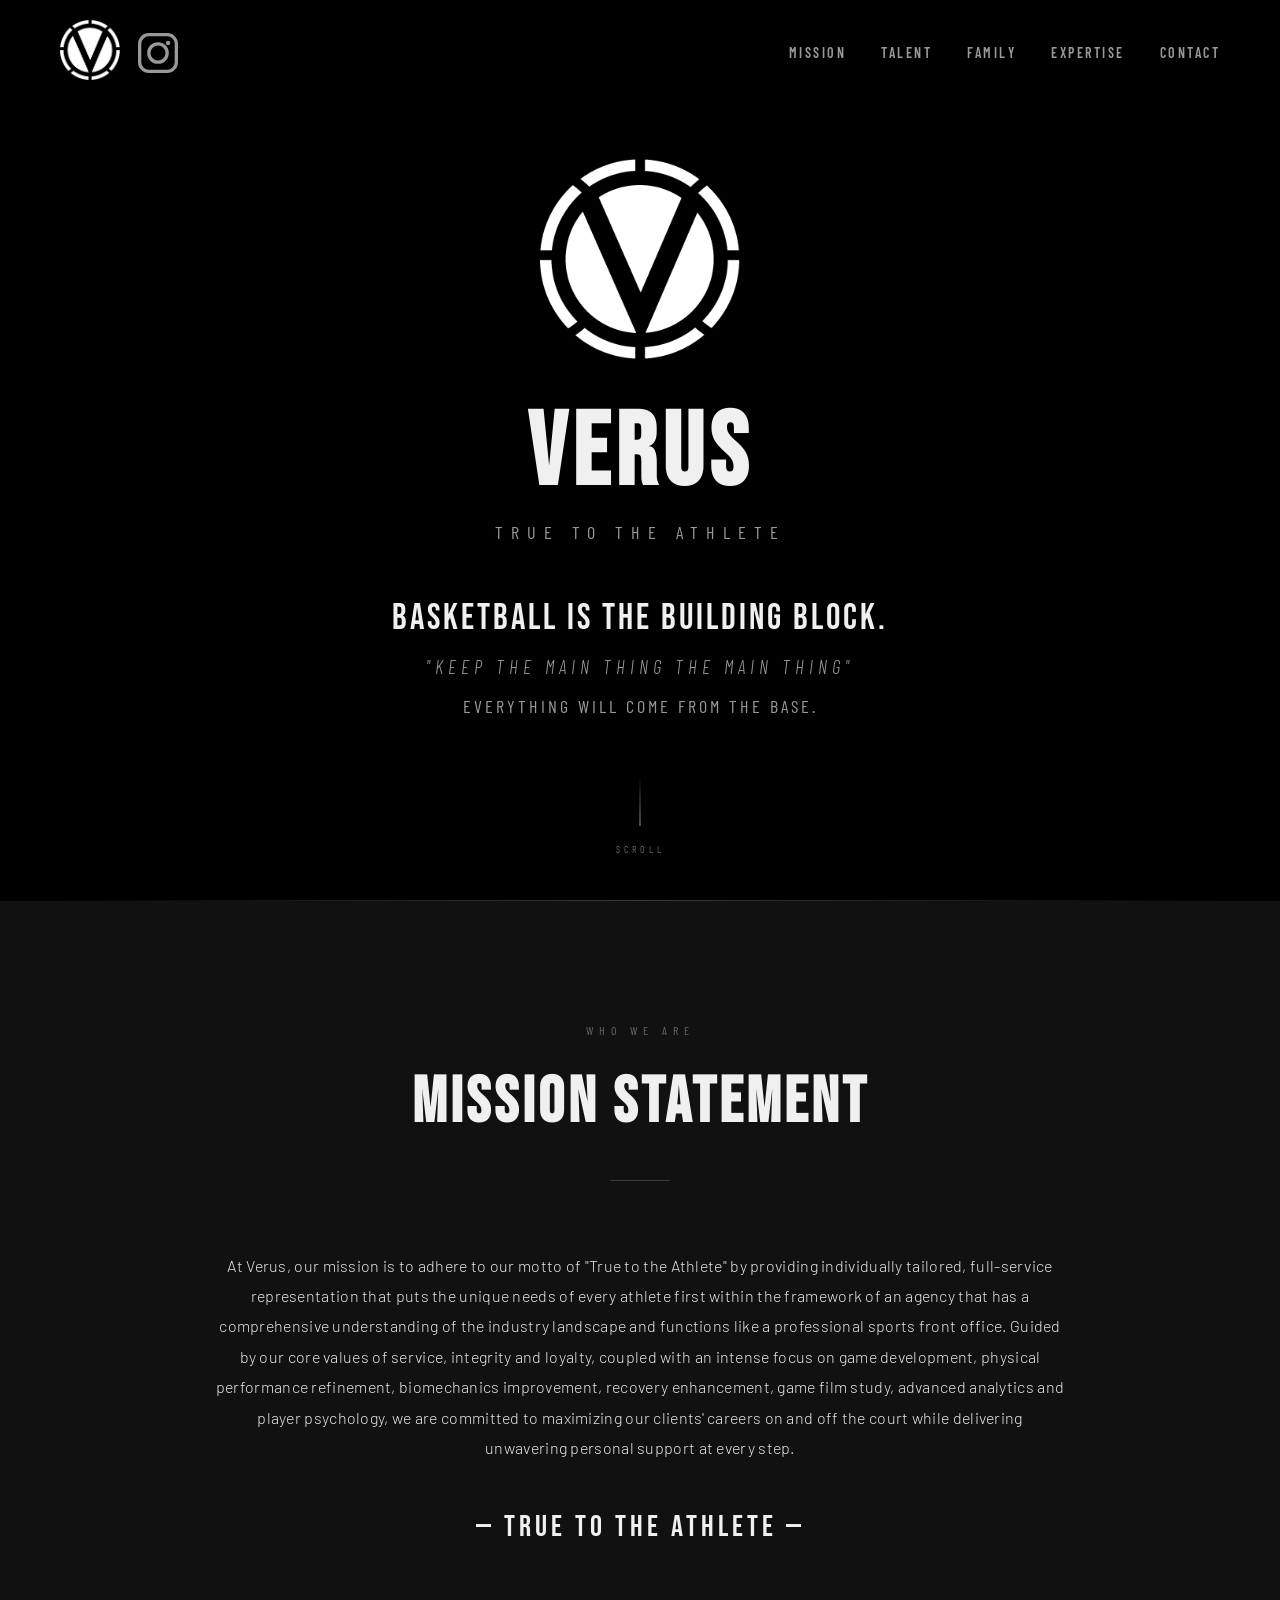
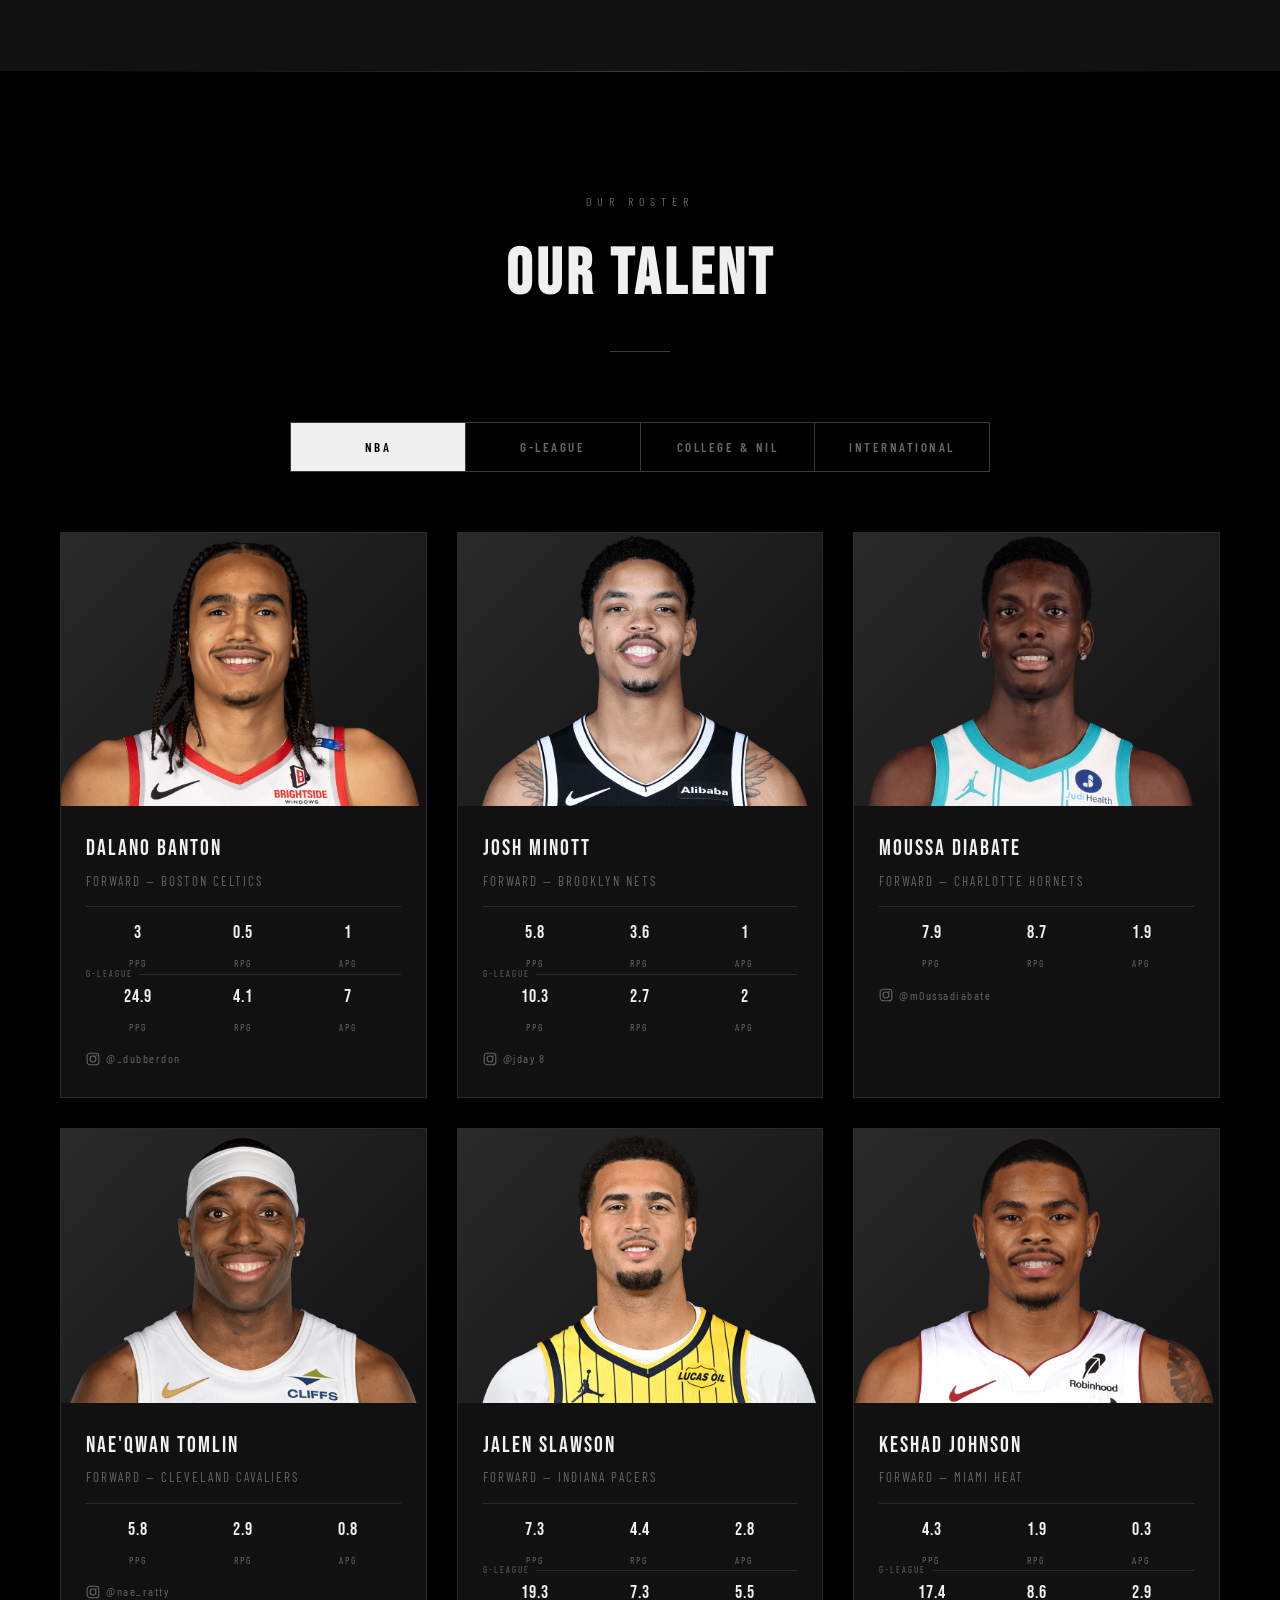
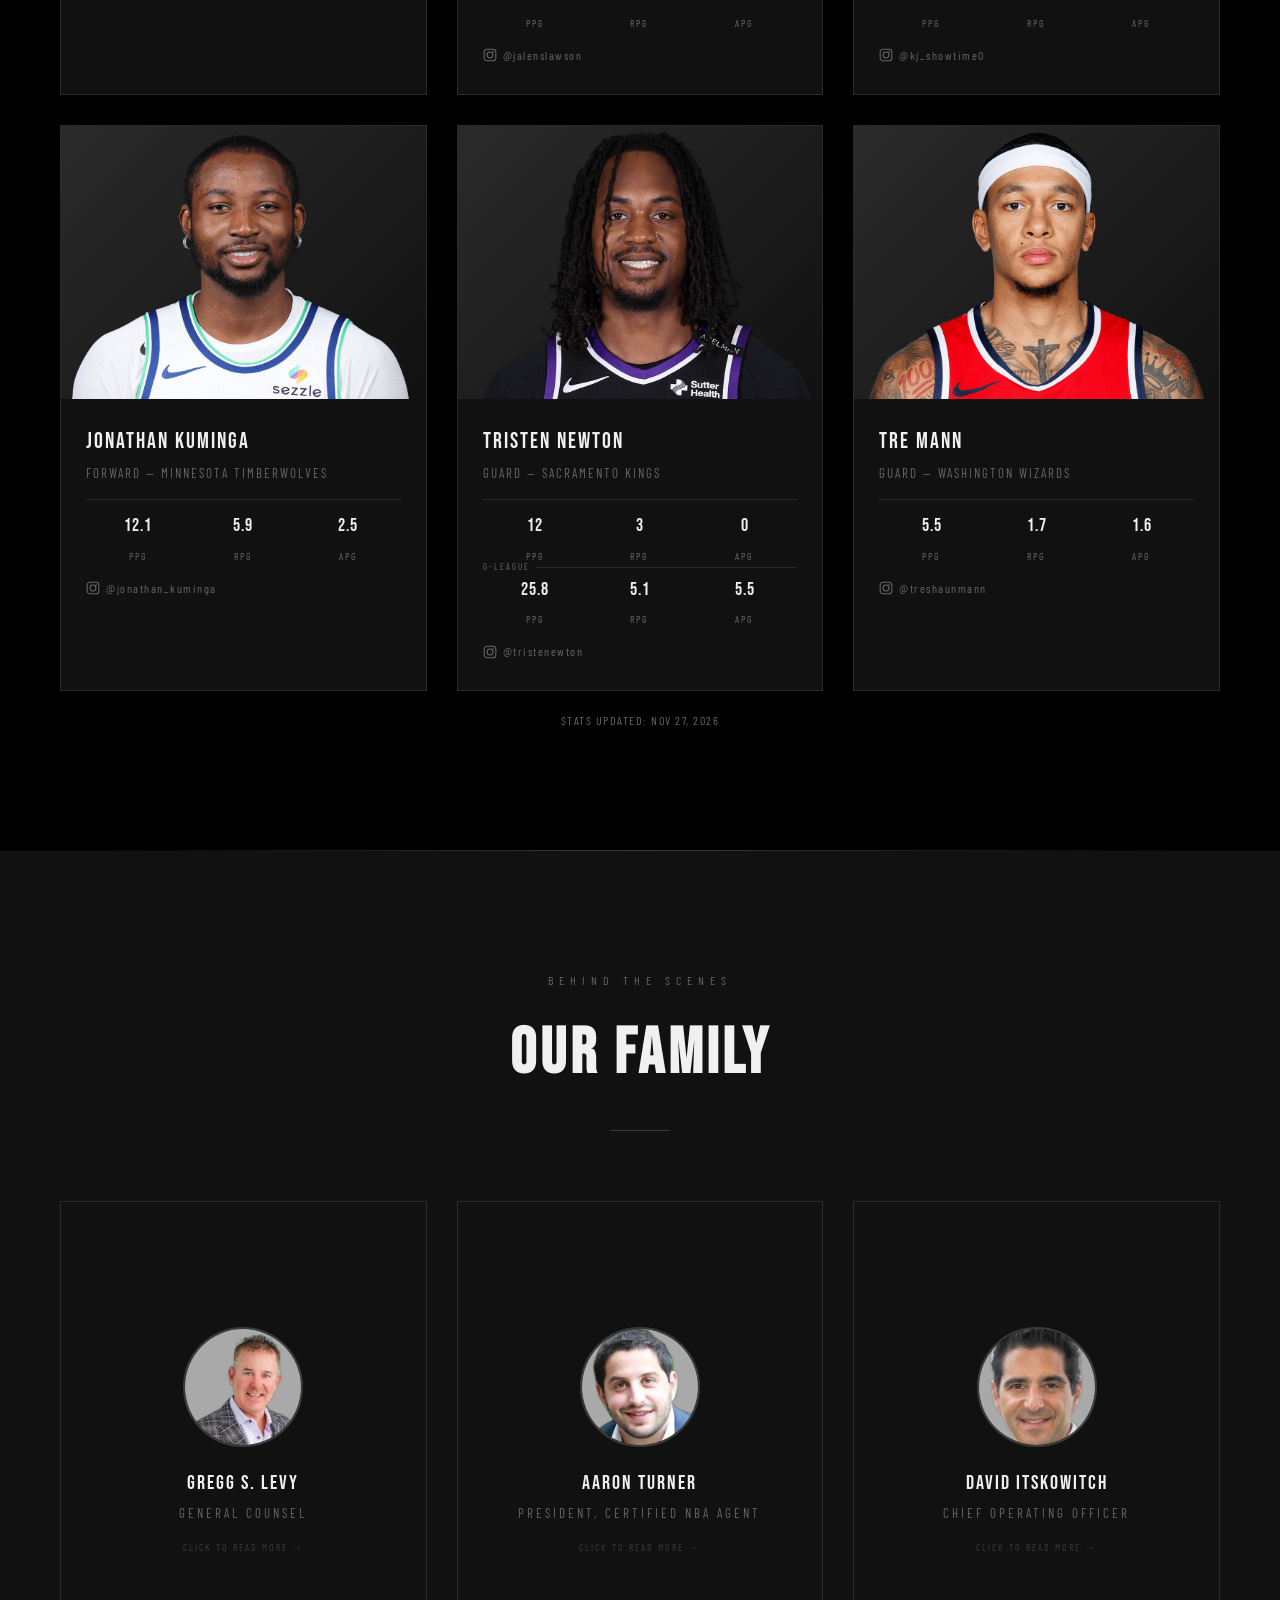
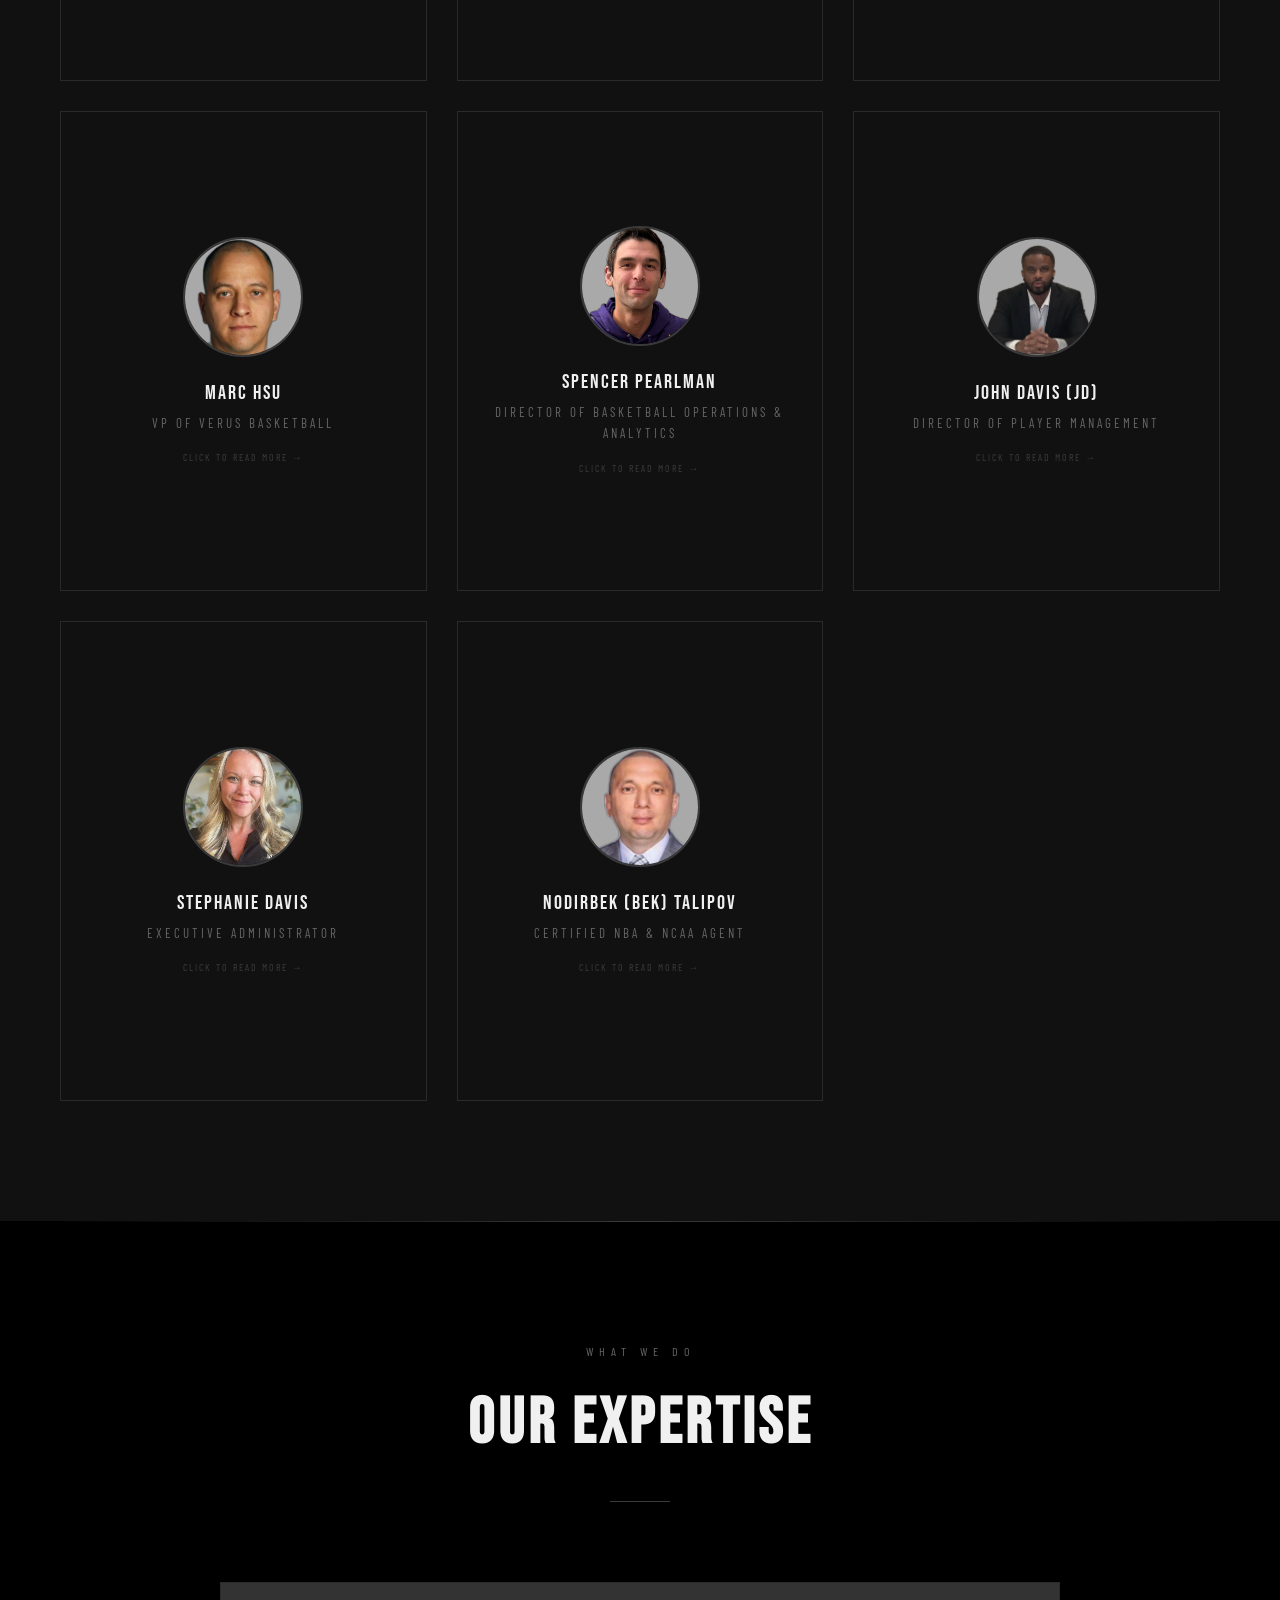
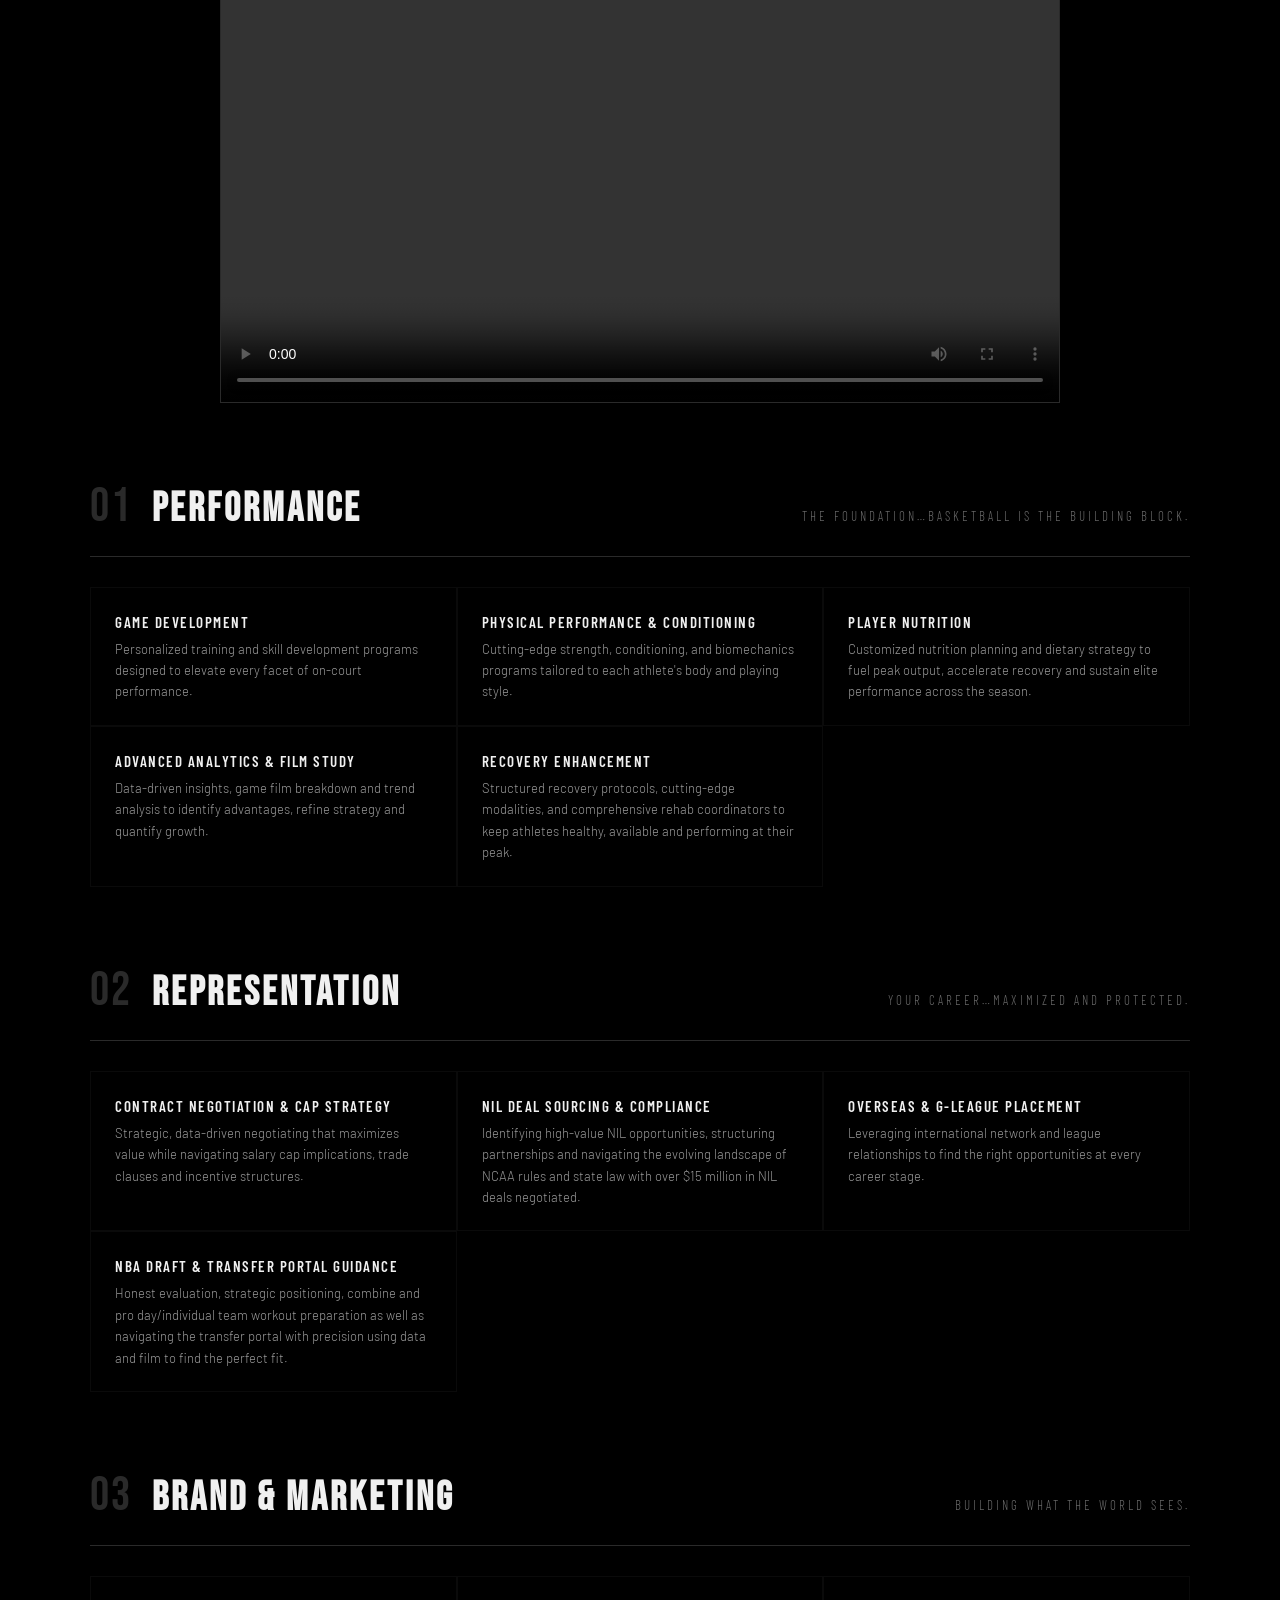
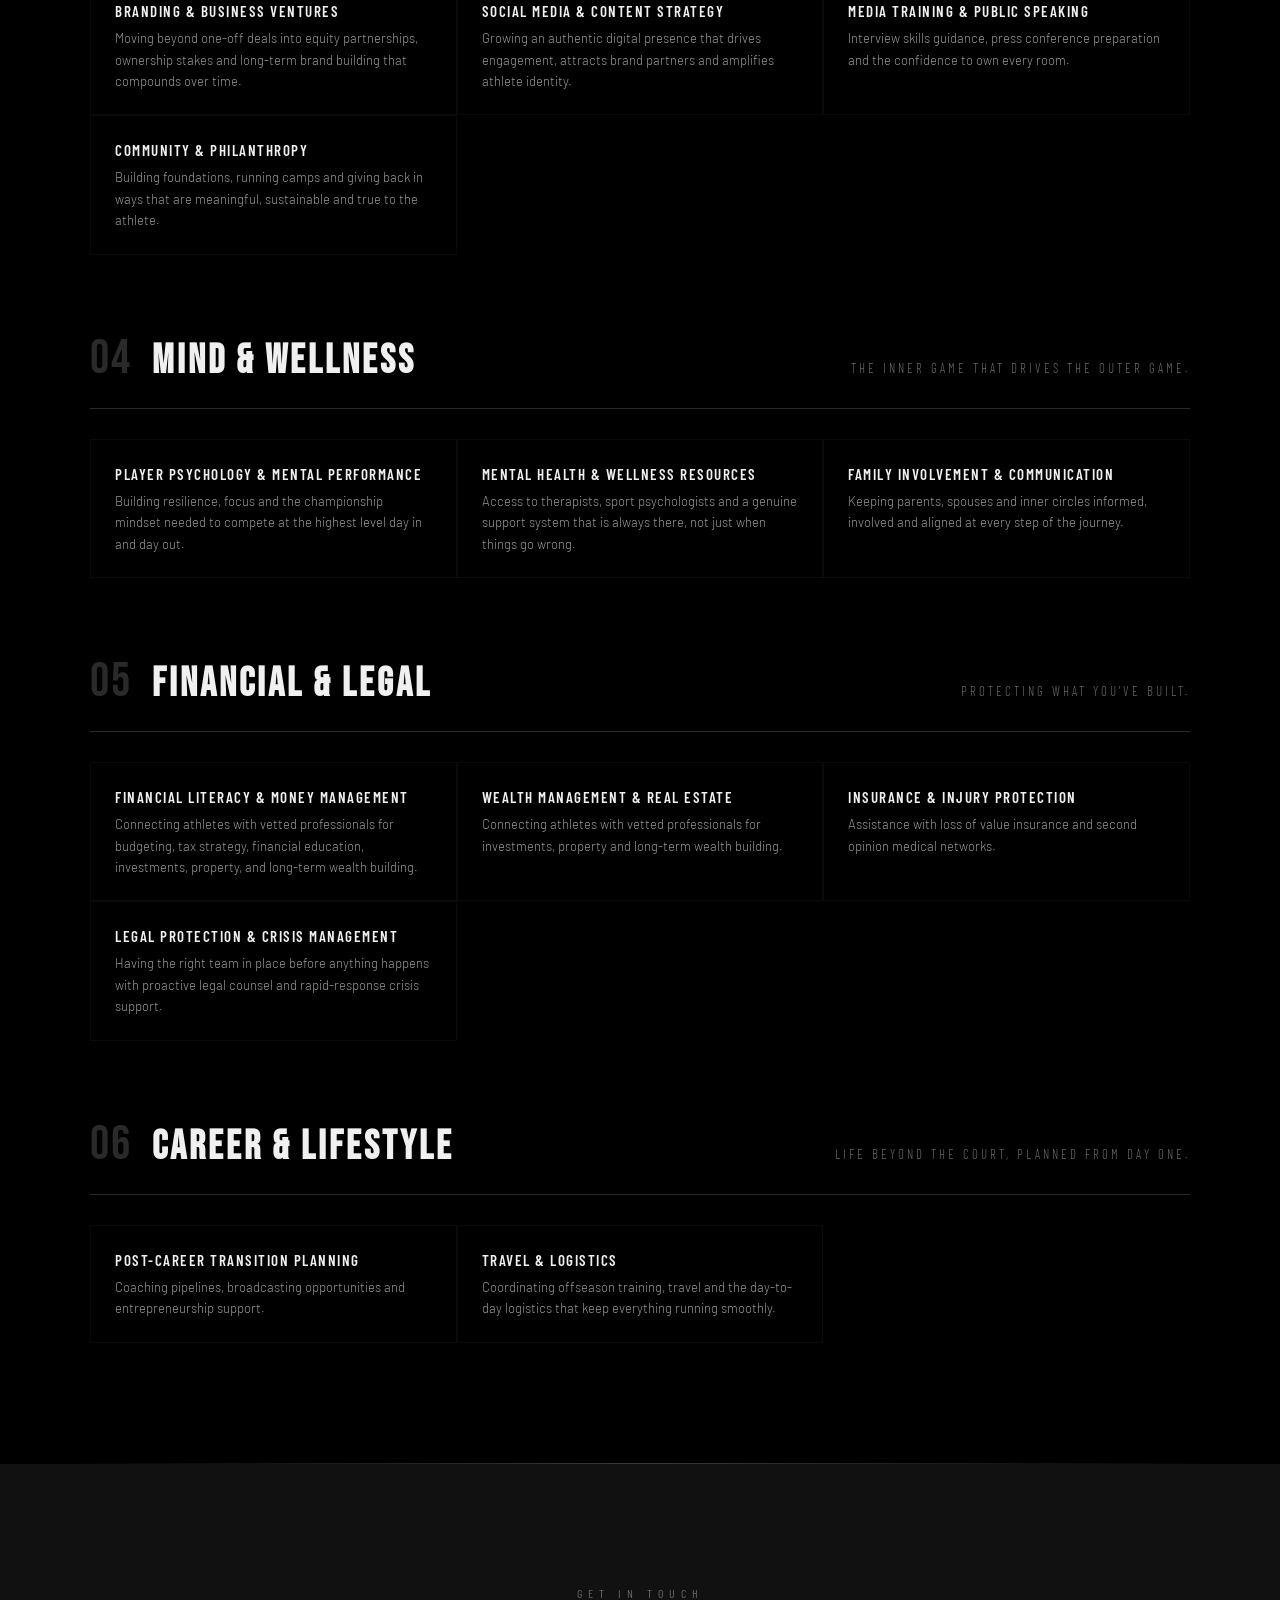
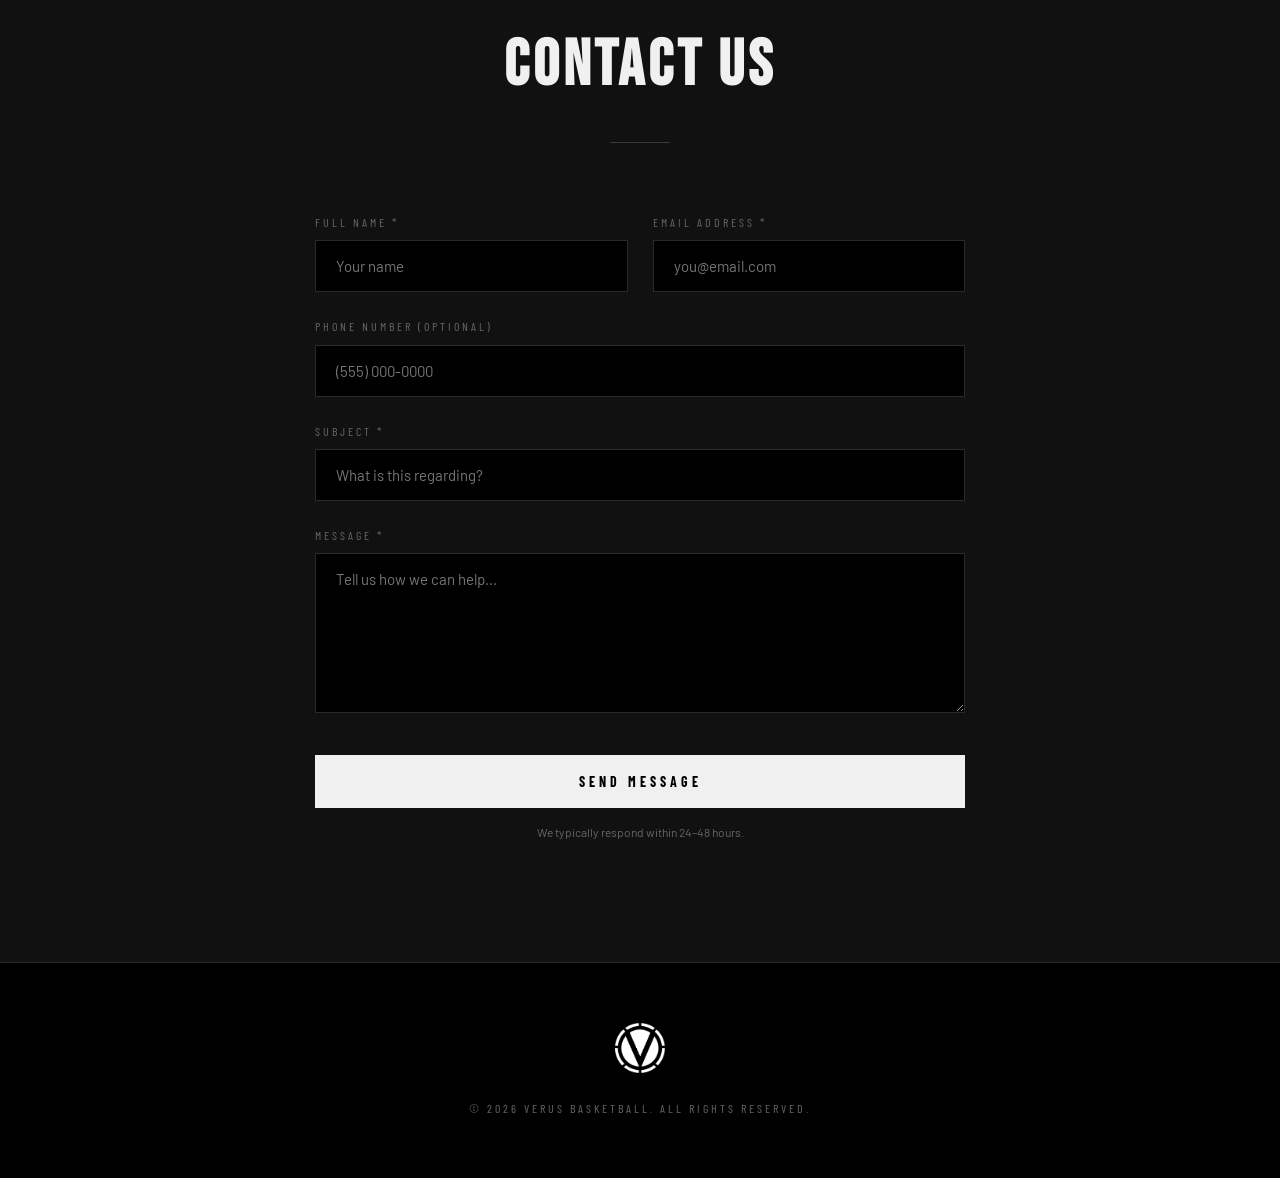
<file: index.html>
<!DOCTYPE html>
<html lang="en">
<head>
<meta charset="UTF-8">
<meta name="viewport" content="width=device-width, initial-scale=1.0">
<title>Verus Basketball — True to the Athlete</title>
<link rel="preconnect" href="https://fonts.googleapis.com">
<link href="https://fonts.googleapis.com/css2?family=Bebas+Neue&family=Barlow:wght@300;400;500;600;700&family=Barlow+Condensed:wght@400;600;700&display=swap" rel="stylesheet">
<link rel="stylesheet" href="css/style.css">
</head>
<body>

<!-- ═══════════════ NAVIGATION ═══════════════ -->
<nav id="navbar">
  <div class="nav-left">
    <a href="#hero"><img src="images/logo.png" alt="Verus" class="nav-logo"></a>
    <a href="https://www.instagram.com/verusteam/" target="_blank" rel="noopener" class="nav-ig" title="Follow us on Instagram"><svg viewBox="0 0 24 24" width="44" height="44" fill="none" stroke="currentColor" stroke-width="1.8" stroke-linecap="round" stroke-linejoin="round"><rect x="2" y="2" width="20" height="20" rx="5" ry="5"/><circle cx="12" cy="12" r="5"/><circle cx="17.5" cy="6.5" r="1.2" fill="currentColor" stroke="none"/></svg></a>
  </div>
  <div class="nav-links" id="navLinks">
    <a href="#mission" onclick="closeNav()">Mission</a>
    <a href="#talent" onclick="closeNav()">Talent</a>
    <a href="#family" onclick="closeNav()">Family</a>
    <a href="#expertise" onclick="closeNav()">Expertise</a>
    <a href="#contact" onclick="closeNav()">Contact</a>
  </div>
  <div class="mobile-toggle" id="mobileToggle" onclick="toggleNav()">
    <span></span><span></span><span></span>
  </div>
</nav>

<!-- ═══════════════ HERO ═══════════════ -->
<section class="hero" id="hero">
  <div class="hero-bg"></div>
  <div class="hero-video-bg">
    <video autoplay muted loop playsinline>
      <source src="VerusHolder_2.m4v" type="video/mp4">
    </video>
    <div class="hero-video-overlay"></div>
  </div>
  <div class="hero-content">
    <img src="images/logo.png" alt="Verus Basketball" class="hero-logo">
    <h1 class="hero-title">VERUS</h1>
    <p class="hero-sub">True to the Athlete</p>
    <div class="hero-tagline">
      <div class="main-quote">Basketball is the building block.</div>
      <div class="keep-main">"Keep the main thing the main thing"</div>
      <div class="base-line">Everything will come from the base.</div>
    </div>
  </div>
  <div class="hero-scroll">
    <span></span>
    <small>Scroll</small>
  </div>
</section>

<!-- ═══════════════ MISSION ═══════════════ -->
<div class="section-divider"></div>
<section class="section" id="mission">
  <div class="section-header reveal">
    <div class="section-label">Who We Are</div>
    <h2 class="section-title">Mission Statement</h2>
    <div class="section-line"></div>
  </div>
  <div class="mission-content reveal">
    <p class="mission-text">
      At Verus, our mission is to adhere to our motto of "True to the Athlete" by providing
      individually tailored, full-service representation that puts the unique needs of every
      athlete first within the framework of an agency that has a comprehensive
      understanding of the industry landscape and functions like a professional sports front
      office. Guided by our core values of service, integrity and loyalty, coupled with an
      intense focus on game development, physical performance refinement,
      biomechanics improvement, recovery enhancement, game film study, advanced
      analytics and player psychology, we are committed to maximizing our clients' careers
      on and off the court while delivering unwavering personal support at every step.
    </p>
    <div class="mission-motto">— True to the Athlete —</div>
  </div>
</section>

<!-- ═══════════════ TALENT ═══════════════ -->
<div class="section-divider"></div>
<section class="section" id="talent">
  <div class="section-header reveal">
    <div class="section-label">Our Roster</div>
    <h2 class="section-title">Our Talent</h2>
    <div class="section-line"></div>
  </div>
  <div class="talent-toggle reveal">
    <button class="active" onclick="showTalent('nba')">NBA</button>
    <button onclick="showTalent('gleague')">G-League</button>
    <button onclick="showTalent('college')">College &amp; NIL</button>
    <button onclick="showTalent('intl')">International</button>
  </div>

  <!-- Roster grids — populated dynamically from data/players.json -->
  <div class="talent-grid" id="nbaRoster"></div>
  <div class="talent-grid hidden" id="gleagueRoster"></div>
  <div class="talent-grid hidden" id="collegeRoster"></div>
  <div class="talent-grid hidden" id="intlRoster">
    <div class="roster-empty reveal visible">Coming Soon</div>
  </div>
  <div class="roster-updated" id="rosterUpdated"></div>
</section>

<!-- ═══════════════ FAMILY ═══════════════ -->
<div class="section-divider"></div>
<section class="section" id="family">
  <div class="section-header reveal">
    <div class="section-label">Behind the Scenes</div>
    <h2 class="section-title">Our Family</h2>
    <div class="section-line"></div>
  </div>

  <!-- ═══ TEAM MEMBERS ═══
       To add a team member, copy a family-card block.
       Replace initials, name, role, and bio. Add an <img> in .family-avatar for photos.
  -->
      <div class="family-grid">
<div class="card-container reveal" onclick="this.classList.toggle('flipped')">
      <div class="card-inner">
        <div class="card-front">
          <div class="family-avatar"><img src="images/team/gregg-levy.png" alt="Gregg S. Levy"></div>
          <div class="family-name">Gregg S. Levy</div>
          <div class="family-role">General Counsel</div>
          <div class="flip-hint">Click to read more →</div>
        </div>
        <div class="card-back">
          <div class="card-back-header">
            <div class="card-back-avatar"><img src="images/team/gregg-levy.png" alt="Gregg S. Levy"></div>
            <div>
              <div class="card-back-name">Gregg S. Levy</div>
              <div class="card-back-role">General Counsel</div>
            </div>
          </div>
          <div class="card-back-bio">Gregg is the General Counsel of Verus Management Team, as well as a principal in the law firm of McCarthy, Lebit, Crystal &amp; Liffman Co., L.P.A., where he focuses on corporate, business and real estate law. Gregg has been recognized as one of the top lawyers in Cleveland by the National Law Journal and has received an AV rating (highest rating possible) from the Martindale-Hubbell Law Directory. In addition to his role at Verus and his practice of law, Gregg is a real estate developer, manager, owner and partner in several nationally acclaimed restaurants and medical companies with his wife Gretchen. Gregg and Gretchen are very philanthropically inclined, serving as board members and committee members for several national charities, including Flashes of Hope, Food for the Poor and MedWish.</div>
          <div class="card-back-hint">Click to flip back</div>
        </div>
      </div>
    </div>
    <div class="card-container reveal" onclick="this.classList.toggle('flipped')">
      <div class="card-inner">
        <div class="card-front">
          <div class="family-avatar"><img src="images/team/aaron-turner.png" alt="Aaron Turner"></div>
          <div class="family-name">Aaron Turner</div>
          <div class="family-role">President, Certified NBA Agent</div>
          <div class="flip-hint">Click to read more →</div>
        </div>
        <div class="card-back">
          <div class="card-back-header">
            <div class="card-back-avatar"><img src="images/team/aaron-turner.png" alt="Aaron Turner"></div>
            <div>
              <div class="card-back-name">Aaron Turner</div>
              <div class="card-back-role">President, Certified NBA Agent</div>
            </div>
          </div>
          <div class="card-back-bio">Labeled as a hybrid of business and basketball, Aaron's passion for basketball development and business led him to co-found Verus with Gregg Levy. Prior to Verus, he gained both business and consulting knowledge through his experience and relationships in the training and management world. At age 29, Aaron had his first first-round pick, Terry Rozier, who made the biggest climb in the 2015 NBA Draft to be selected 16th overall. Aaron is key in developing his clients' skills on the court, managing day-to-day client interaction and assuring all client requests are fulfilled. He is from Cleveland and has strong ties to the grassroots basketball scene of Ohio.</div>
          <div class="card-back-hint">Click to flip back</div>
        </div>
      </div>
    </div>
    <div class="card-container reveal" onclick="this.classList.toggle('flipped')">
      <div class="card-inner">
        <div class="card-front">
          <div class="family-avatar"><img src="images/team/david-itskowitch.png" alt="David Itskowitch"></div>
          <div class="family-name">David Itskowitch</div>
          <div class="family-role">Chief Operating Officer</div>
          <div class="flip-hint">Click to read more →</div>
        </div>
        <div class="card-back">
          <div class="card-back-header">
            <div class="card-back-avatar"><img src="images/team/david-itskowitch.png" alt="David Itskowitch"></div>
            <div>
              <div class="card-back-name">David Itskowitch</div>
              <div class="card-back-role">Chief Operating Officer</div>
            </div>
          </div>
          <div class="card-back-bio">David Itskowitch is a native New Yorker, graduate of the University of Wisconsin (BA Political Science '96) and NYU Stern School of Business (MBA '24) with a passion for sports. He joined Verus in September of 2025 following eight years running his own consulting company which provided services in live sports and entertainment production, large-scale operations and project management, sports programming, event marketing/promotion strategy, deal structuring and negotiations, TV and event programming, talent management as well as event coordination. Prior to that, he was the Chief Operating Officer of Boxing for Jay Z's Roc Nation Sports. Before joining Roc Nation, he worked for more than six years as the Chief Operating Officer of Los Angeles based Golden Boy Promotions, one of the world's leading and most active boxing promoters founded by Ten-Time and Six-Division World Champion Oscar De La Hoya. Preceding his tenure at Golden Boy, he was the Vice President of New York based boxing promoter DiBella Entertainment (which he co-founded) for seven years. Before that, he worked at HBO Sports for nearly four years. Over the course of his career, he has been involved with the promotion of boxing events on five continents and overseen all aspects of the organization of some of the biggest events in the history of the sport featuring the likes of Floyd Mayweather, Manny Pacquiao, Oscar De La Hoya, Canelo Alvarez, Miguel Cotto and Bernard Hopkins from venues such as Madison Square Garden, Barclays Center, The MGM Grand Garden Arena and Crypto.com Arena.</div>
          <div class="card-back-hint">Click to flip back</div>
        </div>
      </div>
    </div>
    <div class="card-container reveal" onclick="this.classList.toggle('flipped')">
      <div class="card-inner">
        <div class="card-front">
          <div class="family-avatar"><img src="images/team/marc-hsu.png" alt="Marc Hsu"></div>
          <div class="family-name">Marc Hsu</div>
          <div class="family-role">VP of Verus Basketball</div>
          <div class="flip-hint">Click to read more →</div>
        </div>
        <div class="card-back">
          <div class="card-back-header">
            <div class="card-back-avatar"><img src="images/team/marc-hsu.png" alt="Marc Hsu"></div>
            <div>
              <div class="card-back-name">Marc Hsu</div>
              <div class="card-back-role">VP of Verus Basketball</div>
            </div>
          </div>
          <div class="card-back-bio">Marc Hsu is a seasoned basketball coach with a track record of success at the collegiate level. He joined DePaul as an assistant coach in 2019 after stops at Western Kentucky, New Mexico State, CSU Bakersfield, Texas Southern, and Binghamton. Hsu played a key role in DePaul's 12-1 start in 2019-20, contributing to six Quad 1 wins. At WKU, he helped the program to 47 wins and an NIT semifinal appearance. He also played a part in NCAA Tournament berths for New Mexico State, CSU Bakersfield, and Binghamton. A Queens, N.Y., native, he holds a business degree from Cabrini College. Recently, Hsu has tremendously helped since starting with Verus as the VP of Verus Basketball in the summer of 2021.</div>
          <div class="card-back-hint">Click to flip back</div>
        </div>
      </div>
    </div>
    <div class="card-container reveal" onclick="this.classList.toggle('flipped')">
      <div class="card-inner">
        <div class="card-front">
          <div class="family-avatar"><img src="images/team/spencer-pearlman2.png" alt="Spencer Pearlman"></div>
          <div class="family-name">Spencer Pearlman</div>
          <div class="family-role">Director of Basketball Operations &amp; Analytics</div>
          <div class="flip-hint">Click to read more →</div>
        </div>
        <div class="card-back">
          <div class="card-back-header">
            <div class="card-back-avatar"><img src="images/team/spencer-pearlman2.png" alt="Spencer Pearlman"></div>
            <div>
              <div class="card-back-name">Spencer Pearlman</div>
              <div class="card-back-role">Director of Basketball Operations &amp; Analytics</div>
            </div>
          </div>
          <div class="card-back-bio">Spencer Pearlman graduated from Vanderbilt University in 2013, where he planned to walk on to the basketball team until a back injury ended that opportunity. He earned his J.D. from the Benjamin N. Cardozo School of Law, focusing on Contracts and Negotiations. At Cardozo, he served as an editor for the Journal of Conflict Resolution, authored a note analyzing the NBA and NFL Collective Bargaining Agreements, and won a winter-session negotiation competition against more than 25 teams. After law school, Spencer began sending scouting reports to NBA teams and agencies, blending video and data to evaluate hundreds of players. That work led to a scouting and analytics role with the Phoenix Suns, followed by positions at two NBA agencies before joining Verus. Following his time with the Suns and the agency world, Spencer helped build what was essentially &ldquo;Pro Football Focus for basketball&rdquo; at Sports Info Solutions&mdash;combining film study and data to create granular, objective skill evaluations at every level. The product went far beyond box-score stats like shooting, assists, and rebounding, capturing how effective players were across every facet of the game by tracking both on- and off-ball offense and defense, delivering a clearer, more complete picture of player impact. In 2023, Aaron Turner recruited Spencer from Sports Info Solutions to bring that same NBA-level, video-and-data approach to Verus&mdash;helping model the agency after NBA front offices and stay ahead of the curve. A true &ldquo;jack of all trades,&rdquo; Spencer helps keep Verus ahead by leveraging NBA-grade data, building specialized tools and programs for clients, and knowing Verus athletes inside and out. Spencer currently serves as Verus&rsquo; Director of Operations and Analytics and is also the company&rsquo;s registered NIL agent. He is focused on expanding Verus&rsquo; NIL and college departments by bringing the same meticulous, player-first approach&mdash;blending video, data, and strategy to support athletes at every stage of their careers.</div>
          <div class="card-back-hint">Click to flip back</div>
        </div>
      </div>
    </div>
    <div class="card-container reveal" onclick="this.classList.toggle('flipped')">
      <div class="card-inner">
        <div class="card-front">
          <div class="family-avatar"><img src="images/team/john-davis.png" alt="John Davis (JD)"></div>
          <div class="family-name">John Davis (JD)</div>
          <div class="family-role">Director of Player Management</div>
          <div class="flip-hint">Click to read more →</div>
        </div>
        <div class="card-back">
          <div class="card-back-header">
            <div class="card-back-avatar"><img src="images/team/john-davis.png" alt="John Davis (JD)"></div>
            <div>
              <div class="card-back-name">John Davis (JD)</div>
              <div class="card-back-role">Director of Player Management</div>
            </div>
          </div>
          <div class="card-back-bio">A Cleveland, Ohio native and 2014 graduate of Beachwood High School, John earned his degree from Furman University in 2018 and joined Verus Sports Agency shortly after, where he has spent the past seven years working in player representation and development. With hands-on experience training and mentoring more than 25+ professional athletes, his expertise lies at the intersection of high-level player development and relationship management. His approach is rooted in consistency, communication and a commitment to maximizing both on-court performance and long-term career sustainability.</div>
          <div class="card-back-hint">Click to flip back</div>
        </div>
      </div>
    </div>
    <div class="card-container reveal" onclick="this.classList.toggle('flipped')">
      <div class="card-inner">
        <div class="card-front">
          <div class="family-avatar"><img src="images/team/stephanie-davis2.png" alt="Stephanie Davis"></div>
          <div class="family-name">Stephanie Davis</div>
          <div class="family-role">Executive Administrator</div>
          <div class="flip-hint">Click to read more →</div>
        </div>
        <div class="card-back">
          <div class="card-back-header">
            <div class="card-back-avatar"><img src="images/team/stephanie-davis2.png" alt="Stephanie Davis"></div>
            <div>
              <div class="card-back-name">Stephanie Davis</div>
              <div class="card-back-role">Executive Administrator</div>
            </div>
          </div>
          <div class="card-back-bio">As the Executive Administrator / Controller, Stephanie Davis brings nearly 20 years of experience in High-Level Administration and Corporate Accounting. In her role with the Verus Team, she supports Agents and Clients alike in everything from travel planning to contract signings. From research and development; all the way to final execution, Stephanie assists and ensures that all aspects of the company run smoothly.</div>
          <div class="card-back-hint">Click to flip back</div>
        </div>
      </div>
    </div>
    <div class="card-container reveal" onclick="this.classList.toggle('flipped')">
      <div class="card-inner">
        <div class="card-front">
          <div class="family-avatar"><img src="images/team/nodirbek-(bek)-talipov.png" alt="Nodirbek (Bek) Talipov"></div>
          <div class="family-name">Nodirbek (Bek) Talipov</div>
          <div class="family-role">Certified NBA &amp; NCAA Agent</div>
          <div class="flip-hint">Click to read more →</div>
        </div>
        <div class="card-back">
          <div class="card-back-header">
            <div class="card-back-avatar"><img src="images/team/nodirbek-(bek)-talipov.png" alt="Nodirbek (Bek) Talipov"></div>
            <div>
              <div class="card-back-name">Nodirbek (Bek) Talipov</div>
              <div class="card-back-role">Certified NBA &amp; NCAA Agent</div>
            </div>
          </div>
          <div class="card-back-bio">Nodirbek (Bek) holds a Bachelors Degree in Finance and Economics from the University of Dubuque in Iowa, and a Masters Degree in Business and Finance from Webster University in St. Louis. Before starting Florida Tax Pros, Bek worked for U.S. audit, tax, and advisory services firm KPMG Barents Group, one of the largest professional services companies in the world. Recently, Bek has served as an advisor to Ernst &amp; Young, a British multinational professional services firm specializing in assisting businesses all over the world "identify and capitalize on global business opportunities." Bek has also served as Chief Financial Officer (CFO) for multiple Central Florida Corporations and currently provides tax, accounting, and wealth management services to active and retired professional athletes. Nodirbek "Bek" Talipov came to the United States as an exchange student from Uzbekistan, the former USSR. His journey is quite inspiring as he had only $700 in his pocket and a dream. He had a partial scholarship to attend a private college in Iowa. Not being content with just being a regular college student, he took twenty-one to twenty-four credits a semester while working sixty to seventy hour weeks. He eventually graduated with a Bachelor degree in 1999 and quickly applied and was accepted to graduate school in St. Louis, MO, where he would go on to obtain his M.B.A. From there he found work as a staff accountant for "Old Town Kissimmee." It is here, where he earned his stripes, proved himself and was able to obtain a sponsor to remain in the country he fell in love with. After becoming a resident and after that a citizen, he worked for such reputable firms as KPMG Barents Group and advised for Ernst &amp; Young. However, the real sign of a man is how he treats his family, and this was never more evident than the actions he took to take care of his family. He traveled to Uzbekistan and came back with his entire family eight years ago. The rewards of this accomplishment show, as his sister is now an attorney at law after graduating from Florida State University and his mother and family own and operate a restaurant in Winter Park, Florida. The success of Bek and his family is attributable to his never say no attitude and the resiliency he displays. Bek's love for football began back in Iowa where he one day dreamed that he would be involved in the sport in some way shape or form. Through this friendship and business relationship, Bek has now realized his dream of becoming a sports agent, by recently being certified with the NFLPA in September of 2014. His background in accounting and auditing and his pure passion for the pursuit of excellence will serve future clients of the firm well.</div>
          <div class="card-back-hint">Click to flip back</div>
        </div>
      </div>
    </div>
        <!-- END FAMILY — Add more card-container blocks above this line -->
  </div>
</section>

<!-- ═══════════════ EXPERTISE ═══════════════ -->
<div class="section-divider"></div>
<section class="section" id="expertise">
  <div class="section-header reveal">
    <div class="section-label">What We Do</div>
    <h2 class="section-title">Our Expertise</h2>
    <div class="section-line"></div>
  </div>

  <div class="expertise-video reveal">
    <div class="video-wrapper">
      <video controls playsinline>
        <source src="VerusHolder_2.m4v" type="video/mp4">
      </video>
    </div>
  </div>

  <div class="expertise-pillars">

    <!-- PILLAR 1 -->
    <div class="pillar reveal">
      <div class="pillar-header">
        <span class="pillar-number">01</span>
        <h3 class="pillar-title">Performance</h3>
        <p class="pillar-subtitle">The foundation…basketball is the building block.</p>
      </div>
      <div class="pillar-items">
        <div class="pillar-item"><div><div class="pi-name">Game Development</div><div class="pi-desc">Personalized training and skill development programs designed to elevate every facet of on-court performance.</div></div></div>
        <div class="pillar-item"><div><div class="pi-name">Physical Performance & Conditioning</div><div class="pi-desc">Cutting-edge strength, conditioning, and biomechanics programs tailored to each athlete's body and playing style.</div></div></div>
        <div class="pillar-item"><div><div class="pi-name">Player Nutrition</div><div class="pi-desc">Customized nutrition planning and dietary strategy to fuel peak output, accelerate recovery and sustain elite performance across the season.</div></div></div>
        <div class="pillar-item"><div><div class="pi-name">Advanced Analytics & Film Study</div><div class="pi-desc">Data-driven insights, game film breakdown and trend analysis to identify advantages, refine strategy and quantify growth.</div></div></div>
        <div class="pillar-item"><div><div class="pi-name">Recovery Enhancement</div><div class="pi-desc">Structured recovery protocols, cutting-edge modalities, and comprehensive rehab coordinators to keep athletes healthy, available and performing at their peak.</div></div></div>
      </div>
    </div>

    <!-- PILLAR 2 -->
    <div class="pillar reveal">
      <div class="pillar-header">
        <span class="pillar-number">02</span>
        <h3 class="pillar-title">Representation</h3>
        <p class="pillar-subtitle">Your career…maximized and protected.</p>
      </div>
      <div class="pillar-items">
        <div class="pillar-item"><div><div class="pi-name">Contract Negotiation & Cap Strategy</div><div class="pi-desc">Strategic, data-driven negotiating that maximizes value while navigating salary cap implications, trade clauses and incentive structures.</div></div></div>
        <div class="pillar-item"><div><div class="pi-name">NIL Deal Sourcing & Compliance</div><div class="pi-desc">Identifying high-value NIL opportunities, structuring partnerships and navigating the evolving landscape of NCAA rules and state law with over $15 million in NIL deals negotiated.</div></div></div>
        <div class="pillar-item"><div><div class="pi-name">Overseas & G-League Placement</div><div class="pi-desc">Leveraging international network and league relationships to find the right opportunities at every career stage.</div></div></div>
        <div class="pillar-item"><div><div class="pi-name">NBA Draft & Transfer Portal Guidance</div><div class="pi-desc">Honest evaluation, strategic positioning, combine and pro day/individual team workout preparation as well as navigating the transfer portal with precision using data and film to find the perfect fit.</div></div></div>
      </div>
    </div>

    <!-- PILLAR 3 -->
    <div class="pillar reveal">
      <div class="pillar-header">
        <span class="pillar-number">03</span>
        <h3 class="pillar-title">Brand & Marketing</h3>
        <p class="pillar-subtitle">Building what the world sees.</p>
      </div>
      <div class="pillar-items">
        <div class="pillar-item"><div><div class="pi-name">Branding & Business Ventures</div><div class="pi-desc">Moving beyond one-off deals into equity partnerships, ownership stakes and long-term brand building that compounds over time.</div></div></div>
        <div class="pillar-item"><div><div class="pi-name">Social Media & Content Strategy</div><div class="pi-desc">Growing an authentic digital presence that drives engagement, attracts brand partners and amplifies athlete identity.</div></div></div>
        <div class="pillar-item"><div><div class="pi-name">Media Training & Public Speaking</div><div class="pi-desc">Interview skills guidance, press conference preparation and the confidence to own every room.</div></div></div>
        <div class="pillar-item"><div><div class="pi-name">Community & Philanthropy</div><div class="pi-desc">Building foundations, running camps and giving back in ways that are meaningful, sustainable and true to the athlete.</div></div></div>
      </div>
    </div>

    <!-- PILLAR 4 -->
    <div class="pillar reveal">
      <div class="pillar-header">
        <span class="pillar-number">04</span>
        <h3 class="pillar-title">Mind & Wellness</h3>
        <p class="pillar-subtitle">The inner game that drives the outer game.</p>
      </div>
      <div class="pillar-items">
        <div class="pillar-item"><div><div class="pi-name">Player Psychology & Mental Performance</div><div class="pi-desc">Building resilience, focus and the championship mindset needed to compete at the highest level day in and day out.</div></div></div>
        <div class="pillar-item"><div><div class="pi-name">Mental Health & Wellness Resources</div><div class="pi-desc">Access to therapists, sport psychologists and a genuine support system that is always there, not just when things go wrong.</div></div></div>
        <div class="pillar-item"><div><div class="pi-name">Family Involvement & Communication</div><div class="pi-desc">Keeping parents, spouses and inner circles informed, involved and aligned at every step of the journey.</div></div></div>
      </div>
    </div>

    <!-- PILLAR 5 -->
    <div class="pillar reveal">
      <div class="pillar-header">
        <span class="pillar-number">05</span>
        <h3 class="pillar-title">Financial & Legal</h3>
        <p class="pillar-subtitle">Protecting what you've built.</p>
      </div>
      <div class="pillar-items">
        <div class="pillar-item"><div><div class="pi-name">Financial Literacy & Money Management</div><div class="pi-desc">Connecting athletes with vetted professionals for budgeting, tax strategy, financial education, investments, property, and long-term wealth building.</div></div></div>
        <div class="pillar-item"><div><div class="pi-name">Wealth Management & Real Estate</div><div class="pi-desc">Connecting athletes with vetted professionals for investments, property and long-term wealth building.</div></div></div>
        <div class="pillar-item"><div><div class="pi-name">Insurance & Injury Protection</div><div class="pi-desc">Assistance with loss of value insurance and second opinion medical networks.</div></div></div>
        <div class="pillar-item"><div><div class="pi-name">Legal Protection & Crisis Management</div><div class="pi-desc">Having the right team in place before anything happens with proactive legal counsel and rapid-response crisis support.</div></div></div>
      </div>
    </div>

    <!-- PILLAR 6 -->
    <div class="pillar reveal">
      <div class="pillar-header">
        <span class="pillar-number">06</span>
        <h3 class="pillar-title">Career & Lifestyle</h3>
        <p class="pillar-subtitle">Life beyond the court, planned from day one.</p>
      </div>
      <div class="pillar-items">
        <div class="pillar-item"><div><div class="pi-name">Post-Career Transition Planning</div><div class="pi-desc">Coaching pipelines, broadcasting opportunities and entrepreneurship support.</div></div></div>
        <div class="pillar-item"><div><div class="pi-name">Travel & Logistics</div><div class="pi-desc">Coordinating offseason training, travel and the day-to-day logistics that keep everything running smoothly.</div></div></div>
      </div>
    </div>

  </div>
</section>

<!-- ═══════════════ CONTACT ═══════════════ -->
<div class="section-divider"></div>
<section class="section" id="contact">
  <div class="section-header reveal">
    <div class="section-label">Get in Touch</div>
    <h2 class="section-title">Contact Us</h2>
    <div class="section-line"></div>
  </div>
  <div class="contact-wrapper reveal">
    <div id="formSuccess" style="display:none;text-align:center;padding:40px">
      <div style="font-family:var(--font-display);font-size:32px;letter-spacing:3px;margin-bottom:12px">Message Sent</div>
      <p style="color:var(--gray-light)">Thank you for reaching out. We'll be in touch soon.</p>
    </div>
    <form id="contactForm" action="https://formsubmit.co/YOUR_EMAIL_HERE" method="POST">
      <!-- ═══ CONTACT EMAIL SETUP ═══
           Replace YOUR_EMAIL_HERE in the form action with your actual email address.
           FormSubmit.co will forward submissions to that email for free.
           On first submission, you'll get a confirmation email to activate.
      -->
      <input type="hidden" name="_captcha" value="false">
      <input type="hidden" name="_template" value="table">
      <input type="hidden" name="_subject" value="Verus Basketball — New Contact Form Submission">
      <div class="form-row">
        <div class="form-group">
          <label for="name">Full Name *</label>
          <input type="text" id="name" name="name" required placeholder="Your name">
        </div>
        <div class="form-group">
          <label for="email">Email Address *</label>
          <input type="email" id="email" name="email" required placeholder="you@email.com">
        </div>
      </div>
      <div class="form-group">
        <label for="phone">Phone Number <span style="color:var(--gray)">(Optional)</span></label>
        <input type="tel" id="phone" name="phone" placeholder="(555) 000-0000">
      </div>
      <div class="form-group">
        <label for="subject">Subject *</label>
        <input type="text" id="subject" name="_subject" required placeholder="What is this regarding?">
      </div>
      <div class="form-group">
        <label for="message">Message *</label>
        <textarea id="message" name="message" required placeholder="Tell us how we can help..."></textarea>
      </div>
      <button type="submit" class="submit-btn">Send Message</button>
      <p class="form-note">We typically respond within 24–48 hours.</p>
    </form>
  </div>
</section>

<!-- ═══════════════ FOOTER ═══════════════ -->
<footer>
  <img src="images/logo.png" alt="Verus" class="footer-logo">
  <p class="footer-text">© 2026 Verus Basketball. All Rights Reserved.</p>
</footer>

<script src="js/roster-data.js"></script>
<script src="js/main.js"></script>

</body>
</html>
</file>
<file: css/style.css>
*,*::before,*::after{margin:0;padding:0;box-sizing:border-box}
:root{
--black:#000000;--charcoal:#111111;--gray-dark:#2a2a2a;--gray-mid:#3a3a3a;--gray:#666;
--gray-light:#999;--white:#f0f0f0;--accent:#e8e8e8;
--font-display:'Bebas Neue',sans-serif;
--font-body:'Barlow',sans-serif;
--font-condensed:'Barlow Condensed',sans-serif;
}
html{scroll-behavior:smooth;background:var(--black);overflow-x:hidden}
body{font-family:var(--font-body);color:var(--white);background:var(--black);line-height:1.6;overflow-x:hidden}
a{color:inherit;text-decoration:none}

/* ── NAVIGATION ── */
nav{position:fixed;top:0;left:0;width:100%;z-index:1000;padding:20px 60px;display:flex;align-items:center;justify-content:space-between;transition:background .4s,backdrop-filter .4s}
nav.scrolled{background:rgba(0,0,0,.95);backdrop-filter:blur(20px);border-bottom:1px solid rgba(255,255,255,.06)}
.nav-left{display:flex;align-items:center;gap:16px}
.nav-logo{height:60px;transition:transform .3s}
.nav-logo:hover{transform:scale(1.05)}
.nav-links{display:flex;gap:35px;align-items:center}
.nav-links a{font-family:var(--font-condensed);font-weight:600;font-size:14px;letter-spacing:2.5px;text-transform:uppercase;color:var(--gray-light);transition:color .3s;position:relative}
.nav-links a::after{content:'';position:absolute;bottom:-4px;left:0;width:0;height:1px;background:var(--white);transition:width .3s}
.nav-links a:hover{color:var(--white)}
.nav-links a:hover::after{width:100%}
.mobile-toggle{display:none;flex-direction:column;gap:5px;cursor:pointer;z-index:1001}
.mobile-toggle span{width:25px;height:2px;background:var(--white);transition:.3s}

/* ── HERO ── */
.hero{position:relative;min-height:100vh;display:flex;align-items:center;justify-content:center;text-align:center;overflow:hidden}
.hero-bg{position:absolute;inset:0;background:var(--black)}
.hero-video-bg{position:absolute;inset:0;z-index:1;overflow:hidden;pointer-events:none}
.hero-video-bg video{position:absolute;top:50%;left:50%;min-width:100%;min-height:100%;width:auto;height:auto;transform:translate(-50%,-50%);object-fit:cover}
.hero-video-overlay{position:absolute;inset:0;background:rgba(0,0,0,.65)}
.hero-lines{position:absolute;inset:0;overflow:hidden;opacity:.08;z-index:2}
.hero-lines::before{content:'';position:absolute;top:-50%;left:-50%;width:200%;height:200%;background:repeating-linear-gradient(90deg,transparent,transparent 80px,rgba(255,255,255,.5) 80px,rgba(255,255,255,.5) 81px);transform:rotate(-15deg)}
.court-line{position:absolute;border:1px solid rgba(255,255,255,.04);border-radius:50%;pointer-events:none}
.court-line:nth-child(1){width:500px;height:500px;top:50%;left:50%;transform:translate(-50%,-50%)}
.court-line:nth-child(2){width:300px;height:300px;top:50%;left:50%;transform:translate(-50%,-50%)}
.court-line:nth-child(3){width:700px;height:700px;top:50%;left:50%;transform:translate(-50%,-50%)}
.hero-content{position:relative;z-index:2;max-width:900px;padding:0 30px}
.hero-logo{width:200px;margin:0 auto 40px;animation:fadeUp .8s ease-out}
.hero-title{font-family:var(--font-display);font-size:clamp(56px,8vw,120px);letter-spacing:6px;line-height:.95;margin-bottom:15px;animation:fadeUp .8s ease-out .1s both}
.hero-sub{font-family:var(--font-condensed);font-size:clamp(14px,1.8vw,18px);letter-spacing:8px;text-transform:uppercase;color:var(--gray-light);margin-bottom:50px;animation:fadeUp .8s ease-out .2s both}
.hero-tagline{max-width:700px;margin:0 auto 20px;animation:fadeUp .8s ease-out .3s both}
.hero-tagline .main-quote{font-family:var(--font-display);font-size:clamp(22px,3vw,36px);letter-spacing:3px;line-height:1.2;margin-bottom:12px}
.hero-tagline .keep-main{font-family:var(--font-condensed);font-size:clamp(15px,1.6vw,19px);letter-spacing:5px;text-transform:uppercase;color:var(--gray-light);font-weight:300;font-style:italic}
.hero-tagline .base-line{font-family:var(--font-condensed);font-size:clamp(15px,1.5vw,18px);letter-spacing:3px;text-transform:uppercase;color:var(--gray-light);margin-top:10px;font-weight:400}
.hero-scroll{position:absolute;bottom:40px;left:50%;transform:translateX(-50%);animation:bounce 2s infinite;z-index:2}
.hero-scroll span{display:block;width:1px;height:50px;background:linear-gradient(to bottom,transparent,var(--gray-light));margin:0 auto 8px}
.hero-scroll small{font-family:var(--font-condensed);font-size:10px;letter-spacing:4px;text-transform:uppercase;color:var(--gray)}

/* ── SECTIONS ── */
.section{padding:120px 60px;position:relative}
.section-header{margin-bottom:70px;text-align:center}
.section-label{font-family:var(--font-condensed);font-size:12px;letter-spacing:6px;text-transform:uppercase;color:var(--gray);margin-bottom:12px}
.section-title{font-family:var(--font-display);font-size:clamp(36px,5vw,64px);letter-spacing:4px}
.section-line{width:60px;height:1px;background:var(--gray-mid);margin:25px auto 0}
.section-divider{height:1px;background:linear-gradient(to right,transparent,var(--gray-mid),transparent);margin:0 60px}

/* ── MISSION ── */
#mission{background:var(--charcoal)}
.mission-content{max-width:850px;margin:0 auto;text-align:center}
.mission-text{font-size:clamp(15px,1.25vw,17px);line-height:1.9;color:var(--accent);font-weight:300;letter-spacing:.3px}
.mission-motto{font-family:var(--font-display);font-size:clamp(20px,2.5vw,30px);letter-spacing:4px;margin-top:40px;color:var(--white)}

/* ── TALENT ── */
#talent{background:var(--black)}
.talent-toggle{display:flex;justify-content:center;gap:0;margin-bottom:60px;border:1px solid var(--gray-mid);border-radius:0;overflow:hidden;max-width:700px;margin-left:auto;margin-right:auto;flex-wrap:wrap}
.talent-toggle button{flex:1;min-width:120px;padding:16px 20px;font-family:var(--font-condensed);font-size:13px;font-weight:600;letter-spacing:2.5px;text-transform:uppercase;background:transparent;color:var(--gray);border:none;border-right:1px solid var(--gray-mid);cursor:pointer;transition:all .3s}
.talent-toggle button:last-child{border-right:none}
.talent-toggle button.active{background:var(--white);color:var(--black)}
.talent-grid{display:grid;grid-template-columns:repeat(auto-fill,minmax(280px,1fr));gap:30px;max-width:1200px;margin:0 auto}
.player-card{position:relative;background:var(--charcoal);border:1px solid var(--gray-dark);overflow:hidden;transition:transform .4s,border-color .4s;cursor:default}
.player-card:hover{transform:translateY(-5px);border-color:var(--gray)}
.player-photo{width:100%;aspect-ratio:4/3;background:linear-gradient(135deg,var(--gray-dark),var(--charcoal));display:flex;align-items:center;justify-content:center;overflow:hidden}
.player-photo img{width:100%;height:100%;object-fit:cover}
.player-photo img.photo-contain{object-fit:contain}
.player-photo .placeholder{font-family:var(--font-display);font-size:48px;color:var(--gray-mid);letter-spacing:4px}
.player-info{padding:25px}
.player-name{font-family:var(--font-display);font-size:22px;letter-spacing:2px;margin-bottom:4px}
.player-detail{font-family:var(--font-condensed);font-size:13px;letter-spacing:2px;text-transform:uppercase;color:var(--gray)}
.hidden{display:none}

.player-stats{display:flex;gap:0;margin-top:15px;border-top:1px solid var(--gray-dark);padding-top:12px}
.stat{flex:1;text-align:center}
.stat-val{display:block;font-family:var(--font-display);font-size:18px;letter-spacing:1px}
.stat-label{font-family:var(--font-condensed);font-size:10px;letter-spacing:2px;text-transform:uppercase;color:var(--gray)}
.player-stats-gl{margin-top:0;border-top:1px solid var(--gray-dark);padding-top:8px;position:relative}
.stat-gl-label{position:absolute;top:-8px;left:0;font-family:var(--font-condensed);font-size:9px;letter-spacing:2px;text-transform:uppercase;color:var(--gray);background:var(--charcoal);padding-right:6px}
.player-ig{display:inline-flex;align-items:center;gap:6px;margin-top:12px;font-family:var(--font-condensed);font-size:12px;letter-spacing:1.5px;color:var(--gray);transition:color .3s;text-decoration:none}
.player-ig:hover{color:var(--white)}
.player-ig svg{flex-shrink:0}
.player-commit{margin-top:15px;padding-top:12px;border-top:1px solid var(--gray-dark);font-family:var(--font-condensed);font-size:13px;letter-spacing:2px;text-transform:uppercase;color:var(--accent)}
.roster-empty{text-align:center;font-family:var(--font-condensed);font-size:16px;letter-spacing:3px;text-transform:uppercase;color:var(--gray);padding:60px 20px;grid-column:1/-1}
.roster-updated{text-align:center;font-family:var(--font-condensed);font-size:12px;letter-spacing:1.5px;color:var(--gray);margin-top:20px;text-transform:uppercase}

/* ── FAMILY ── */
#family{background:var(--charcoal)}
.family-grid{display:grid;grid-template-columns:repeat(auto-fill,minmax(280px,1fr));gap:30px;max-width:1200px;margin:0 auto}
.card-container{perspective:1000px;min-height:480px;cursor:pointer}
.card-inner{position:relative;width:100%;height:100%;min-height:480px;transition:transform .7s cubic-bezier(.4,.2,.2,1);transform-style:preserve-3d}
.card-container.flipped .card-inner{transform:rotateY(180deg)}
.card-front,.card-back{position:absolute;width:100%;height:100%;backface-visibility:hidden;border:1px solid var(--gray-dark)}
.card-front{text-align:center;padding:40px 30px;display:flex;flex-direction:column;align-items:center;justify-content:center;transition:border-color .3s}
.card-container:hover .card-front{border-color:var(--gray)}
.card-back{transform:rotateY(180deg);background:var(--black);padding:25px;display:flex;flex-direction:column;overflow-y:auto;border-color:var(--gray)}
.card-back-header{display:flex;align-items:center;gap:15px;margin-bottom:18px;padding-bottom:15px;border-bottom:1px solid var(--gray-dark)}
.card-back-avatar{width:50px;height:50px;border-radius:50%;overflow:hidden;flex-shrink:0;border:1px solid var(--gray-mid)}
.card-back-avatar img{width:100%;height:100%;object-fit:cover}
.card-back-name{font-family:var(--font-display);font-size:18px;letter-spacing:2px}
.card-back-role{font-family:var(--font-condensed);font-size:11px;letter-spacing:2px;text-transform:uppercase;color:var(--gray)}
.card-back-bio{font-size:12.5px;color:var(--gray-light);line-height:1.7;font-weight:300;flex:1}
.card-back-hint{font-family:var(--font-condensed);font-size:10px;letter-spacing:2px;text-transform:uppercase;color:var(--gray-mid);text-align:center;margin-top:15px}
.family-avatar{width:120px;height:120px;border-radius:50%;background:var(--gray-dark);margin:0 auto 20px;display:flex;align-items:center;justify-content:center;overflow:hidden;border:2px solid var(--gray-mid)}
.family-avatar img{width:100%;height:100%;object-fit:cover}
.family-avatar .initials{font-family:var(--font-display);font-size:28px;color:var(--gray)}
.family-name{font-family:var(--font-display);font-size:20px;letter-spacing:2px;margin-bottom:4px}
.family-role{font-family:var(--font-condensed);font-size:13px;letter-spacing:3px;text-transform:uppercase;color:var(--gray);margin-bottom:8px}
.flip-hint{font-family:var(--font-condensed);font-size:10px;letter-spacing:2px;text-transform:uppercase;color:var(--gray-mid);margin-top:8px}
.nav-ig{color:var(--gray-light);transition:color .3s;display:flex;align-items:center}
.nav-ig:hover{color:var(--white)}

/* ── EXPERTISE ── */
#expertise{background:var(--black)}
.expertise-pillars{max-width:1100px;margin:0 auto;display:flex;flex-direction:column;gap:80px}
.expertise-video{max-width:900px;margin:80px auto 80px;padding:0 30px}
.video-wrapper{position:relative;overflow:hidden;border:1px solid var(--gray-dark)}
.video-wrapper video{display:block;width:100%;height:auto}
.pillar{}
.pillar-header{margin-bottom:30px;padding-bottom:25px;border-bottom:1px solid var(--gray-dark);display:flex;align-items:baseline;gap:20px;flex-wrap:wrap}
.pillar-number{font-family:var(--font-display);font-size:48px;color:var(--gray-dark);line-height:1;letter-spacing:2px}
.pillar-title{font-family:var(--font-display);font-size:clamp(28px,3.5vw,40px);letter-spacing:3px;line-height:1}
.pillar-subtitle{font-family:var(--font-condensed);font-size:13px;letter-spacing:3px;text-transform:uppercase;color:var(--gray);margin-left:auto;font-weight:300}
.pillar-items{display:grid;grid-template-columns:repeat(auto-fill,minmax(280px,1fr));gap:0}
.pillar-item{display:flex;gap:16px;padding:22px 24px;border:1px solid rgba(255,255,255,.04);transition:background .3s,border-color .3s}
.pillar-item:hover{background:var(--charcoal);border-color:var(--gray-dark)}
.pi-icon{font-size:22px;flex-shrink:0;margin-top:2px}
.pi-name{font-family:var(--font-condensed);font-size:15px;font-weight:600;letter-spacing:1.5px;text-transform:uppercase;margin-bottom:5px}
.pi-desc{font-size:13px;color:var(--gray-light);line-height:1.65;font-weight:300}

/* ── CONTACT ── */
#contact{background:var(--charcoal)}
.contact-wrapper{max-width:650px;margin:0 auto}
.form-group{margin-bottom:25px}
.form-group label{display:block;font-family:var(--font-condensed);font-size:12px;letter-spacing:3px;text-transform:uppercase;color:var(--gray);margin-bottom:8px}
.form-group input,.form-group textarea{width:100%;padding:16px 20px;background:var(--black);border:1px solid var(--gray-dark);color:var(--white);font-family:var(--font-body);font-size:15px;transition:border-color .3s;outline:none}
.form-group input:focus,.form-group textarea:focus{border-color:var(--gray-light)}
.form-group textarea{min-height:160px;resize:vertical}
.form-row{display:grid;grid-template-columns:1fr 1fr;gap:25px}
.submit-btn{width:100%;padding:18px;font-family:var(--font-condensed);font-size:14px;font-weight:700;letter-spacing:4px;text-transform:uppercase;background:var(--white);color:var(--black);border:none;cursor:pointer;transition:all .3s;margin-top:10px}
.submit-btn:hover{background:var(--gray-light);transform:translateY(-2px)}
.form-note{font-size:12px;color:var(--gray);text-align:center;margin-top:15px}

/* ── FOOTER ── */
footer{padding:60px;text-align:center;border-top:1px solid var(--gray-dark)}
.footer-logo{height:50px;margin-bottom:20px}
.footer-text{font-family:var(--font-condensed);font-size:12px;letter-spacing:3px;text-transform:uppercase;color:var(--gray)}

/* ── ANIMATIONS ── */
@keyframes fadeUp{from{opacity:0;transform:translateY(30px)}to{opacity:1;transform:translateY(0)}}
@keyframes bounce{0%,100%{transform:translateX(-50%) translateY(0)}50%{transform:translateX(-50%) translateY(8px)}}
.reveal{opacity:0;transform:translateY(40px);transition:opacity .7s ease,transform .7s ease}
.reveal.visible{opacity:1;transform:translateY(0)}

/* ── MOBILE ── */
@media(max-width:768px){
  nav{padding:15px 25px}
  .nav-links{position:fixed;inset:0;background:rgba(10,10,10,.97);flex-direction:column;justify-content:center;gap:30px;opacity:0;pointer-events:none;transition:opacity .4s}
  .nav-links.open{opacity:1;pointer-events:all}
  .nav-links a{font-size:18px;letter-spacing:4px}
  .mobile-toggle{display:flex}
  .section{padding:80px 25px}
  .form-row{grid-template-columns:1fr}
  .talent-toggle{flex-direction:column;max-width:300px}
  .expertise-grid{grid-template-columns:1fr}
  .pillar-header{flex-direction:column;gap:8px}
  .pillar-subtitle{margin-left:0}
  .pillar-items{grid-template-columns:1fr}
  .card-container{min-height:460px}
  .card-inner{min-height:460px}
}
</file>
